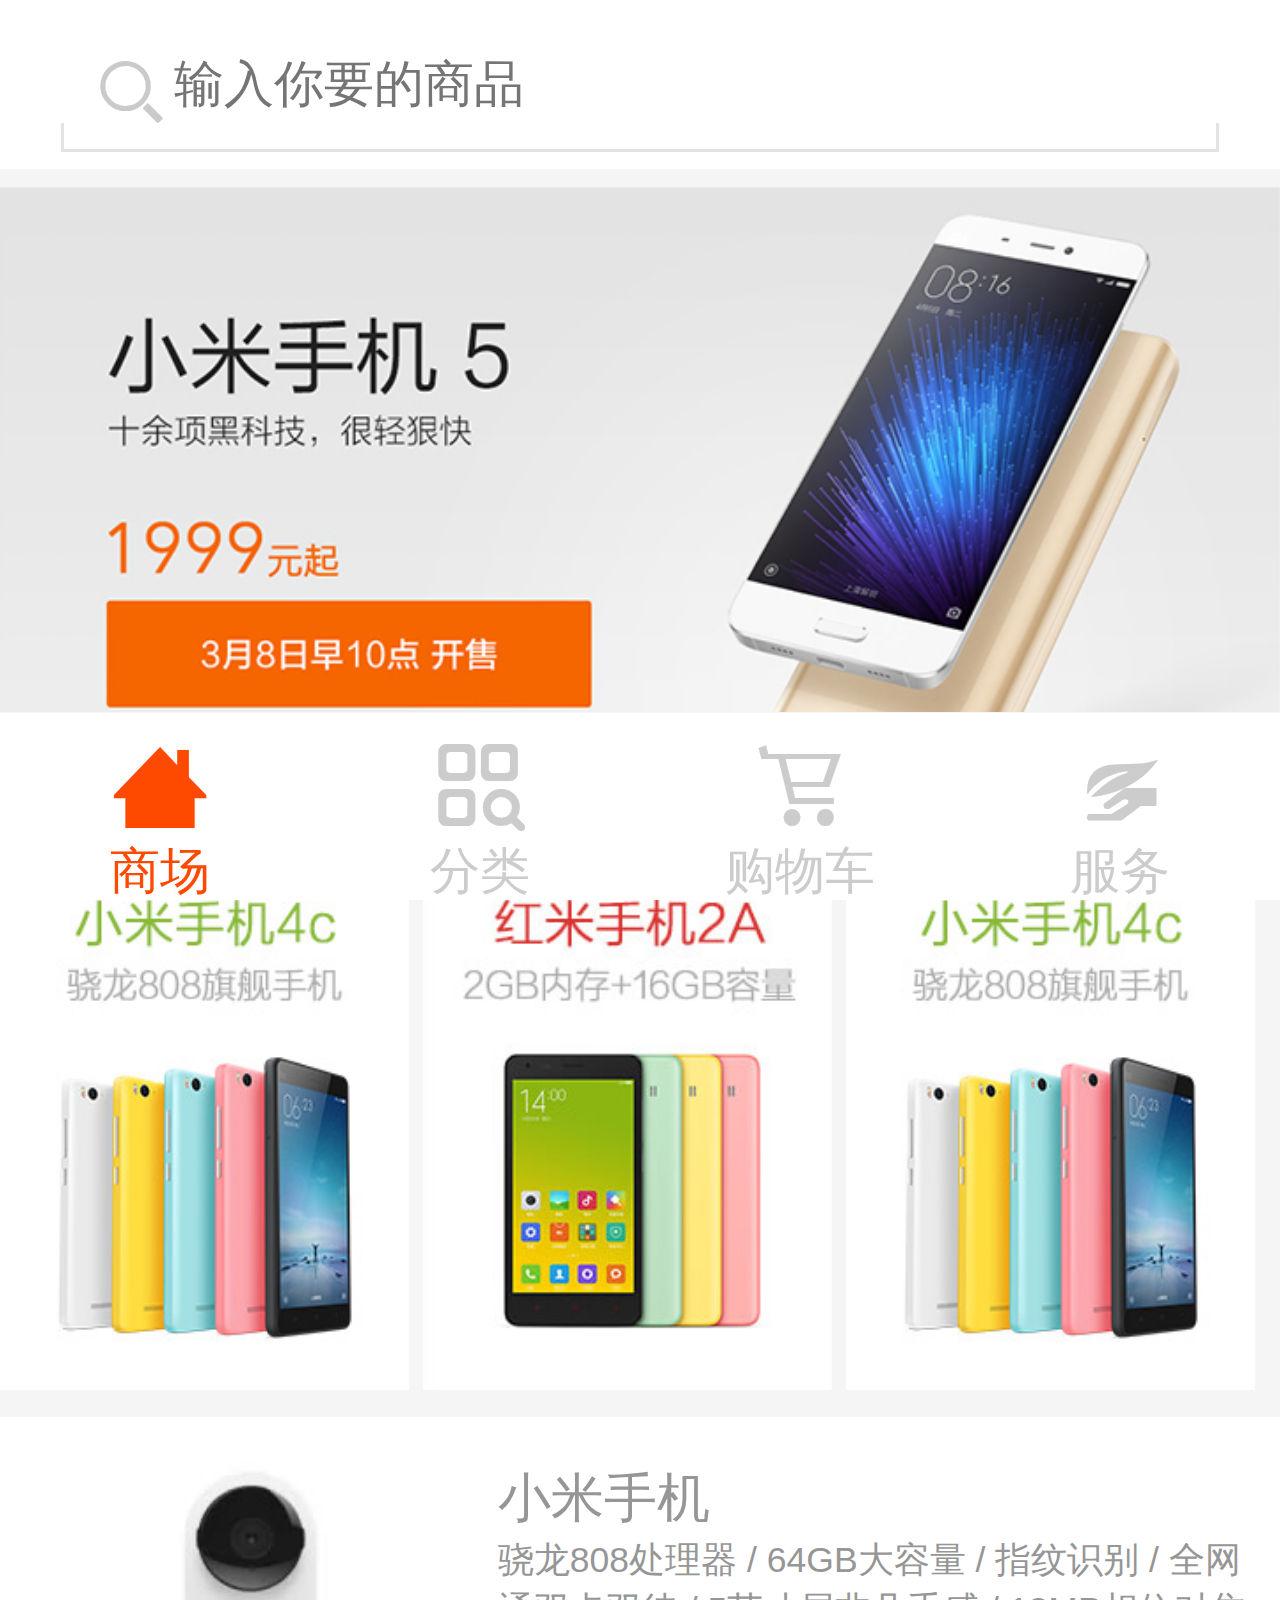
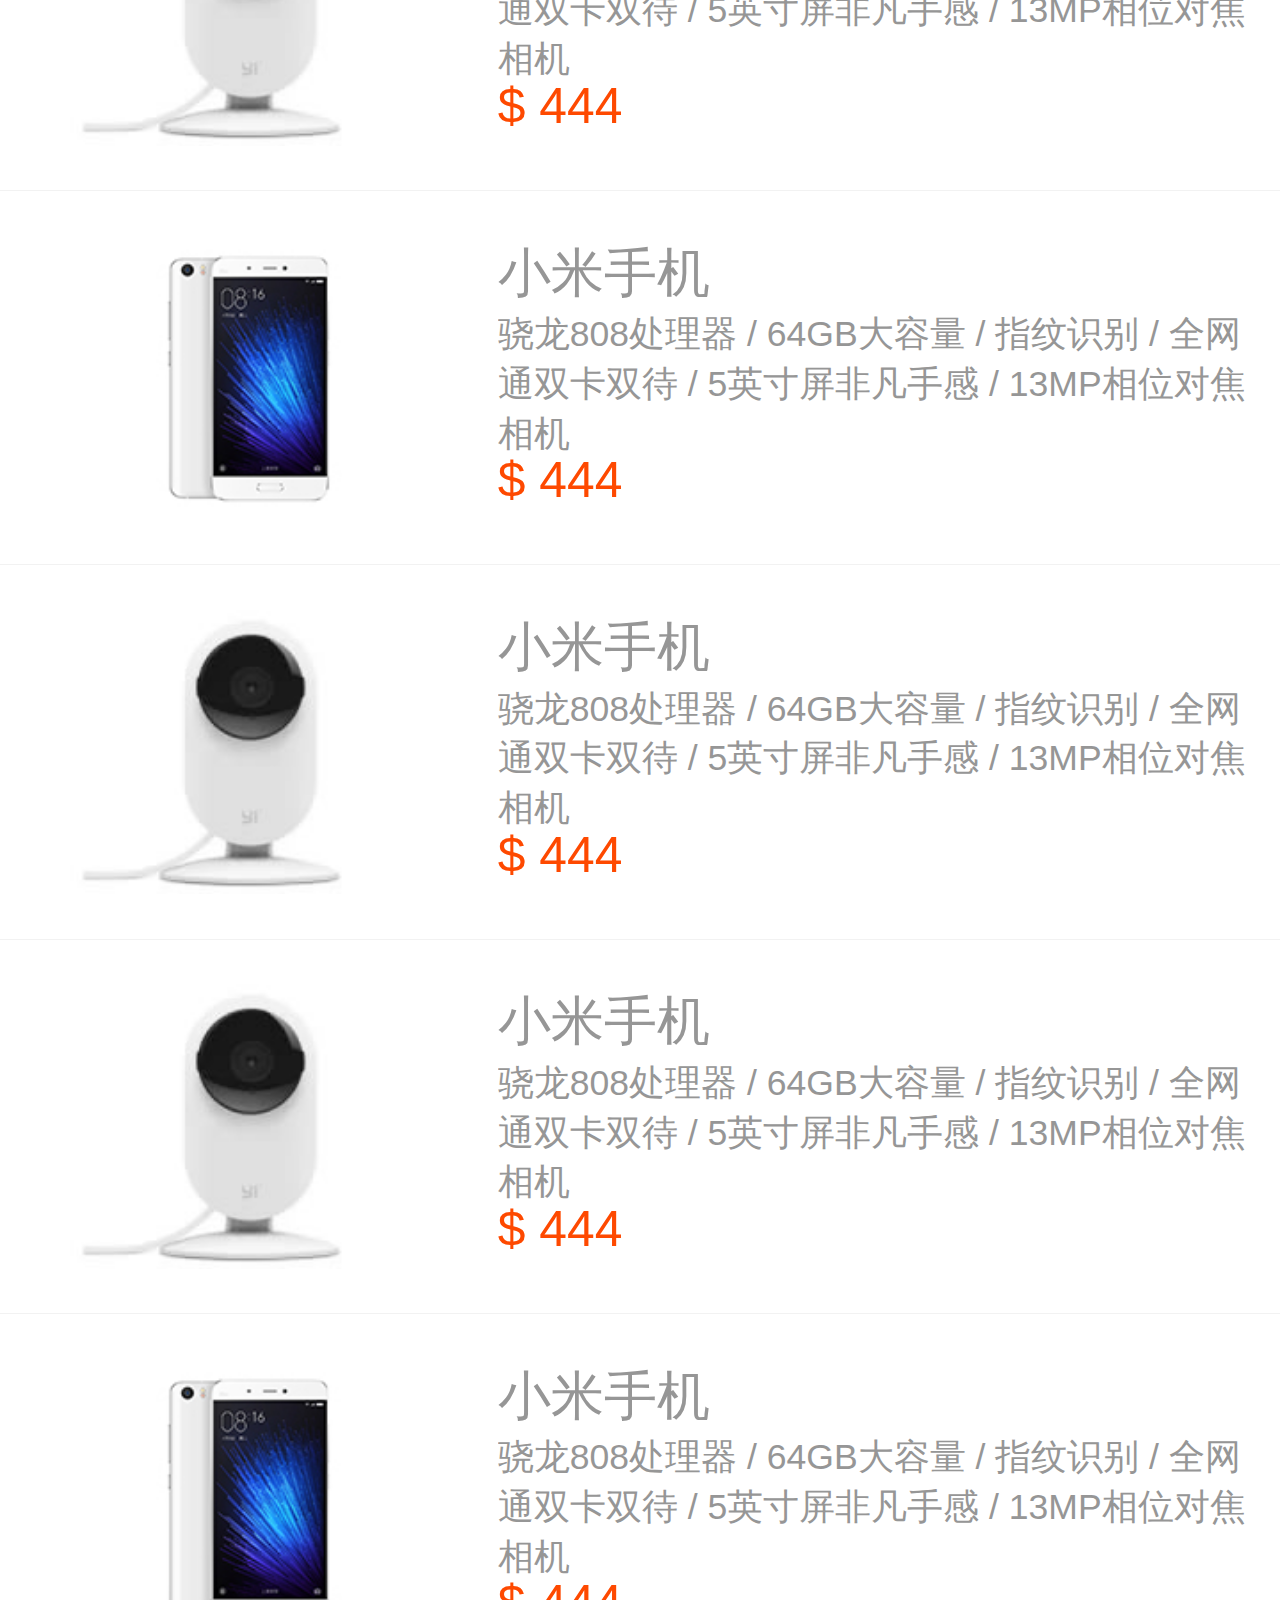
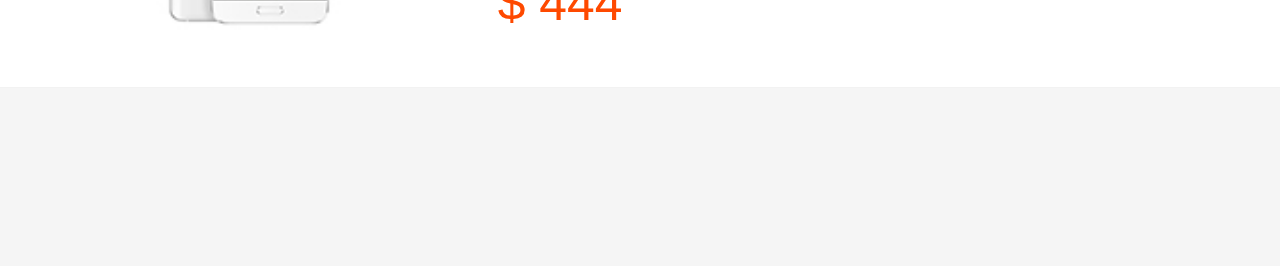
<file: index.html>
<!DOCTYPE html>
<html lang="en">
<head>
    <meta charset="UTF-8">
    <meta content="width=device-width,initial-scale=1.0,maximum-scale=1.0,user-scalable=no" name="viewport">
    <meta content="yes" name="apple-mobile-web-app-capable">
    <meta content="black" name="apple-mobile-web-app-status-bar-style">
    <meta content="telephone=no" name="format-detection">
    <meta content="email=no" name="format-detection">
    <link rel="stylesheet" href="asset/css/index/swiper.min.min.css">
    <link rel="stylesheet" href="asset/css/index/font.min.css">
    <link rel="stylesheet" href="asset/css/index/index.min.css">
    <script src="asset/js/lib/zepto.min.js"></script>
    <script src="asset/js/lib/touch.js"></script>
    <script src="asset/js/lib/jquery.min.js"></script>
    <script src="asset/js/lib/swiper.min.js"></script>
    <script src="asset/js/main.js"></script>
    <title>首页</title>
</head>
<body>
<!--头部搜索开始-->
<div class="index_contain">
<header>
    <div class="index_search">
        <i class="icon iconfont">&#xe615;</i>
        <input type="text" placeholder="输入你要的商品"/>
    </div>
    <div class="index_search_bottom"></div>
</header>
<!--头部搜索结束-->
    <!-- Swiper开始-->
  <div class="banner">
    <div class="swiper-container">
        <div class="swiper-wrapper">
            <div class="swiper-slide">
                <a href="#">
                    <img src="asset/images/index/banner.jpg" alt="">
                </a>
            </div>
            <div class="swiper-slide">
                <a href="#">
                    <img src="asset/images/index/banner.jpg" alt="">
                </a>
            </div>
            <div class="swiper-slide">
                <a href="#">
                    <img src="asset/images/index/banner.jpg" alt="">
                </a>
            </div>
            <div class="swiper-slide">
                <a href="#">
                    <img src="asset/images/index/banner.jpg" alt="">
                </a>
            </div>
            <div class="swiper-slide">
                <a href="#">
                    <img src="asset/images/index/banner.jpg" alt="">
                </a>
            </div>
            <div class="swiper-slide">
                <a href="#">
                    <img src="asset/images/index/banner.jpg" alt="">
                </a>
            </div>
            <div class="swiper-slide">
                <a href="#">
                    <img src="asset/images/index/banner.jpg" alt="">
                </a>
            </div>
            <div class="swiper-slide">
                <a href="#">
                    <img src="asset/images/index/banner.jpg" alt="">
                </a>
            </div>
        </div>
        <!-- Add Pagination -->
        <div class="swiper-pagination"></div>
    </div>
  </div>
    <!-- Swiper结束-->
<!--商品水平展示开始-->
<div class="index_goods_scroll">
    <ul>
        <li>
            <a href="javascript:void(0);">
                <img src="asset/images/index/1.jpg" alt="小米手机5">
            </a>
        </li>
        <li>
            <a href="javascript:void(0);">
                <img src="asset/images/index/2.jpg" alt="小米2A">
            </a>
        </li>
        <li>
            <a href="javascript:void(0);">
                <img src="asset/images/index/3.jpg" alt="小米4G">
            </a>
        </li>
    </ul>
</div>
<!--商品数值展示结束-->
<div class="index_goods_list">
    <ul>
        <li>
            <a href="#">
                <dl>
                    <dt>
                        <img src="asset/images/index/5k.jpg" alt="">
                    </dt>
                    <dd class="name">
                        小米手机
                    </dd>
                    <dd class="defo">
                        骁龙808处理器 / 64GB大容量 / 指纹识别 / 全网通双卡双待 / 5英寸屏非凡手感 / 13MP相位对焦相机
                    </dd>
                    <dd class="price">
                        <em>$</em>
                        <span>444</span>
                    </dd>
                </dl>
            </a>
        </li>
        <li>
            <a href="#">
                <dl>
                    <dt>
                        <img src="asset/images/index/4k.jpg" alt="">
                    </dt>
                    <dd class="name">
                        小米手机
                    </dd>
                    <dd class="defo">
                        骁龙808处理器 / 64GB大容量 / 指纹识别 / 全网通双卡双待 / 5英寸屏非凡手感 / 13MP相位对焦相机
                    </dd>
                    <dd class="price">
                        <em>$</em>
                        <span>444</span>
                    </dd>
                </dl>
            </a>
        </li>
        <li>
            <a href="#">
                <dl>
                    <dt>
                        <img src="asset/images/index/5k.jpg" alt="">
                    </dt>
                    <dd class="name">
                        小米手机
                    </dd>
                    <dd class="defo">
                        骁龙808处理器 / 64GB大容量 / 指纹识别 / 全网通双卡双待 / 5英寸屏非凡手感 / 13MP相位对焦相机
                    </dd>
                    <dd class="price">
                        <em>$</em>
                        <span>444</span>
                    </dd>
                </dl>
            </a>
        </li>
        <li>
            <a href="#">
                <dl>
                    <dt>
                        <img src="asset/images/index/5k.jpg" alt="">
                    </dt>
                    <dd class="name">
                        小米手机
                    </dd>
                    <dd class="defo">
                        骁龙808处理器 / 64GB大容量 / 指纹识别 / 全网通双卡双待 / 5英寸屏非凡手感 / 13MP相位对焦相机
                    </dd>
                    <dd class="price">
                        <em>$</em>
                        <span>444</span>
                    </dd>
                </dl>
            </a>
        </li>
        <li>
            <a href="#">
                <dl>
                    <dt>
                        <img src="asset/images/index/4k.jpg" alt="">
                    </dt>
                    <dd class="name">
                        小米手机
                    </dd>
                    <dd class="defo">
                        骁龙808处理器 / 64GB大容量 / 指纹识别 / 全网通双卡双待 / 5英寸屏非凡手感 / 13MP相位对焦相机
                    </dd>
                    <dd class="price">
                        <em>$</em>
                        <span>444</span>
                    </dd>
                </dl>
            </a>
        </li>
    </ul>
</div>
</div>
<footer>
    <ul>
        <li>
            <a href="#"class="on">
                <i class="icon iconfont">&#xe601;</i>
                <p>商场</p>
            </a>
        </li>
        <li>
            <a href="#">
                <i class="icon iconfont">&#xe612;</i>
                <p>分类</p>
            </a>
        </li>
        <li>
            <a href="#">
                <i class="icon iconfont">&#xe641;</i>
                <p>购物车</p>
            </a>
        </li>
        <li>
            <a href="#">
                <i class="icon iconfont">&#xe606;</i>
                <p>服务</p>
            </a>
        </li>
    </ul>
</footer>
</body>
<script>

    $(function(){
        var swiper = new Swiper('.swiper-container', {
            pagination: '.swiper-pagination',
            paginationClickable: true,
            autoplay: 2500,
            paginationClickable: true,
            spaceBetween: 30
        });
        $(".swiper-slide").css({"width":"100%"});
        $("footer li").on("tap",function(){
           var $t_index= $(this).index();
              $(this).find("a").addClass("on")
             $(this).siblings().find("a").removeClass("on");
        });
    });
</script>
</html>
</file>
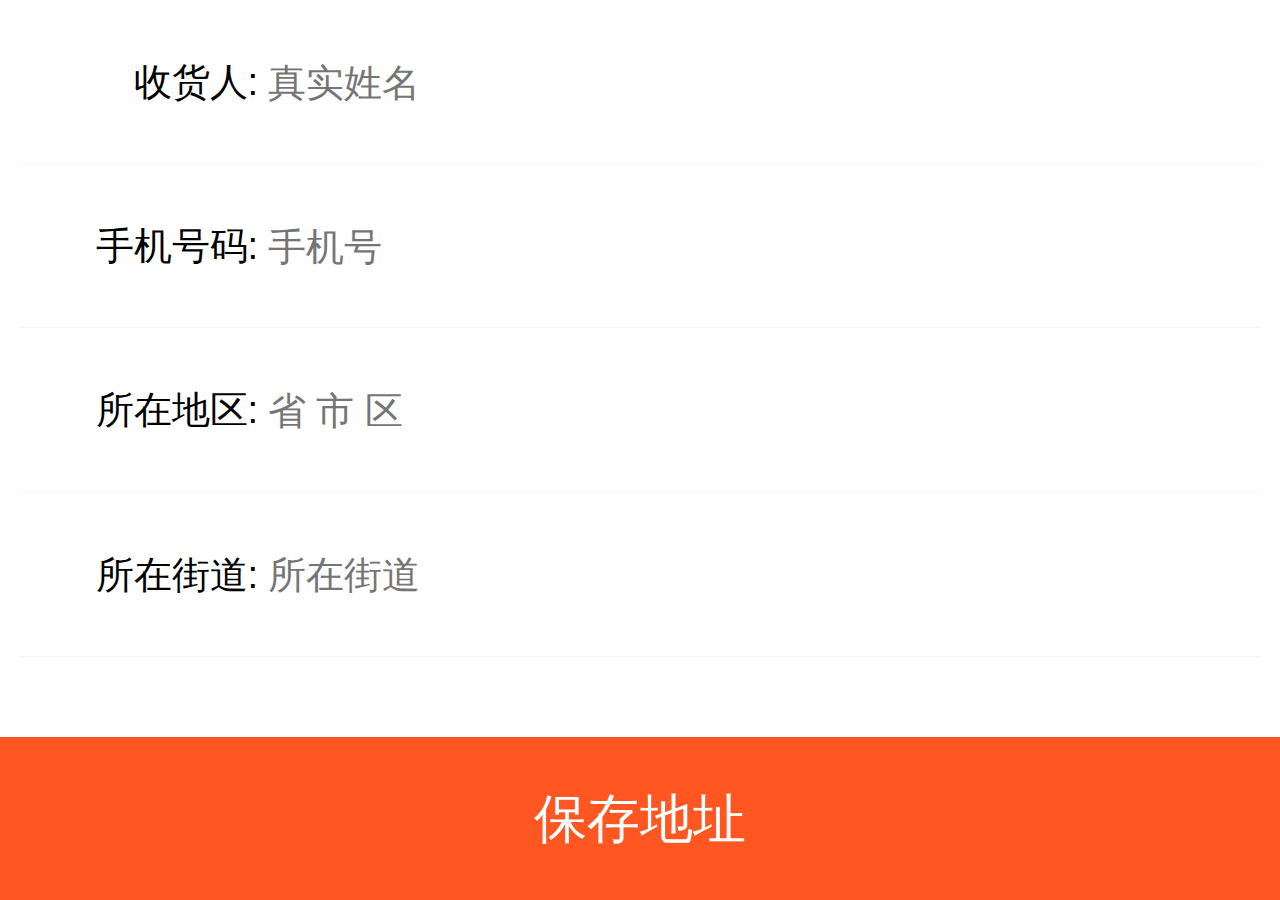
<file: address.html>
<!DOCTYPE html>
<html lang="en">
<head>
    <meta charset="UTF-8">
    <meta content="width=device-width,initial-scale=1.0,maximum-scale=1.0,user-scalable=no" name="viewport">
    <meta content="yes" name="apple-mobile-web-app-capable">
    <meta content="black" name="apple-mobile-web-app-status-bar-style">
    <meta content="telephone=no" name="format-detection">
    <meta content="email=no" name="format-detection">
    <link rel="stylesheet" href="asset/css/address/address.css">
    <script src="asset/js/lib/jquery.min.js"></script>
    <script src="asset/js/main.js"></script>
    <title>新增地址</title>
</head>
<body>
  <div class="add_address">
      <ul>
          <li>
              <label>收货人:</label>
              <div>
                  <input type="text" placeholder="真实姓名">
              </div>
          </li>
          <li>
              <label>手机号码:</label>
              <div>
                 <input type="text" placeholder="手机号">
              </div>
          </li>
          <li>
              <label>所在地区:</label>
              <div>
                  <input type="text" placeholder="省 市 区">
              </div>
          </li>
          <li>
              <label>所在街道:</label>
              <div>
                  <input type="text" placeholder="所在街道">
              </div>
          </li>
      </ul>
  </div>
<button class="saveaddress">保存地址</button>
</body>
<script>

    $(function(){


    });
</script>
</html>
</file>
<file: asset/css/address/address.css>
*{  margin:0px;
    padding:0px;
;}
html,body{
     font-size: 27px;
     background: #f5f5f6;
    font-family: sans-serif;
     width: 100%;
    background-color: #fff;
}
.add_address{
     padding:0px .38rem;
}
.add_address ul li{
     width: 100%;
    display:-webkit-box; /*设置为盒布局*/
    -webkit-box-orient:horizontal; /*方向*/
    height: 3.4rem;
    line-height: 3.4rem;
    border-bottom: 1px solid #f6f6f6;
}
.add_address ul li label{
    width:5rem;
    font-size: .8rem;
     text-align: right;
    display: block;
    ;
}
.add_address ul li div{
    -webkit-box-flex: 1;
    width:100%;
    box-sizing: border-box;
}
.add_address ul li input{
    height: 1.4rem;
    line-height: 1.4rem;
    font-size: .8rem;
    vertical-align: middle;
    width: 100%;
    padding-left:.2rem;
    box-sizing: border-box;
    border:none;
}
button.saveaddress{
    background-color:#ff5622;
    color:#fff;
    text-align: center;
    line-height: 3.4rem;
    position: fixed;
    left: 0rem;
    bottom: 0rem;
    width: 100%;
    border: none;
    font-size: 1.1rem;
}
</file>
<file: asset/css/index/font.min.css>
@font-face{font-family:iconfont;src:url(../../font/iconfont.eot);src:url(../../font/iconfont.eot?#iefix) format("embedded-opentype"),url(../../font/iconfont.woff) format("woff"),url(../../font/iconfont.ttf) format("truetype"),url(../../font/iconfont.svg#iconfont) format("svg")}.iconfont{font-family:iconfont!important;font-size:16px;font-style:normal;-webkit-font-smoothing:antialiased;-webkit-text-stroke-width:.2px;-moz-osx-font-smoothing:grayscale}
</file>
<file: asset/css/index/index.min.css>
@charset "UTF-8";a,del,ins{text-decoration:none}html,legend{color:#000}body,html{width:100%}a,header .index_search :focus{outline:0}html{background:#f5f5f6;font-family:sans-serif;font-size:27px;max-width:100%}blockquote,body,button,code,dd,div,dl,dt,fieldset,figcaption,figure,form,h1,h2,h3,h4,h5,h6,input,legend,li,ol,p,pre,strong,td,textarea,th,ul{padding:0;margin:0;font-family:sans-serif}body{background:#f5f5f5}button,input{border:none}table{border-collapse:collapse;border-spacing:0}fieldset,img{border:0}a{color:#00c}address,caption,cite,code,dfn,em,optgroup,strong,th,var{font-style:inherit;font-weight:inherit}li{list-style:none}caption,th{text-align:left}b,h1,h2,h3,h4,h5,h6{font-size:100%;font-weight:400}q:after,q:before{content:''}abbr,acronym{border:0;font-variant:normal}sub,sup{vertical-align:baseline}i{font-style:normal}button,input,optgroup,option,select,textarea{appearance:none}article,aside,dialog,figure,footer,header,menu,nav,section{display:block}*{-webkit-tap-highlight-color:transparent}.clearfix:after{content:"\200B";display:block;height:0;clear:both}.textOverflow{overflow:hidden;text-overflow:ellipsis;white-space:nowrap}.index_contain{width:100%;overflow:hidden}header{padding-top:.55556rem;height:2.96296rem;background-color:#FFF}header .index_search{height:1.62963rem;position:relative;width:85%;margin:0 auto;padding-top:.37037rem}header .index_search i{color:#CACACA;position:absolute;top:.44444rem;left:0;font-size:1.48148rem}header .index_search input{height:1.62963rem;line-height:1.62963rem;width:100%;padding-left:1.62963rem;font-size:1.03704rem;color:#CACACA;box-sizing:border-box}header .index_search_bottom{border:.07407rem solid #E3E3E3;border-top:none;width:90%;height:.55556rem;margin:0 auto}.swiper-container,.swiper-slide a img{height:13.33333rem;width:100%}.banner{margin:.37037rem 0}.swiper-slide{text-align:center;font-size:18px;background:#fff;display:-webkit-box;display:-ms-flexbox;display:-webkit-flex;display:flex;-webkit-box-pack:center;-ms-flex-pack:center;-webkit-justify-content:center;justify-content:center;-webkit-box-align:center;-ms-flex-align:center;-webkit-align-items:center;align-items:center}.swiper-slide a{width:100%}.swiper-slide a img{display:block}.swiper-pagination-bullet{opacity:.6;box-shadow:0 0 1px #ccc;background-color:#FFF}.swiper-pagination-bullet-active{border-color:#999;background-color:#ccc}.index_goods_scroll{width:100%;margin-bottom:.55556rem}.index_goods_scroll ul{font-size:0}.index_goods_scroll ul li{display:inline-block;margin-right:.2963rem}.index_goods_scroll ul li img{width:8.51852rem;height:11.37037rem}.index_goods_scroll ul li:last-child{margin-right:0}.index_goods_list{background:#FFF;margin-bottom:3.7037rem}.index_goods_list ul li{width:100%;height:5.92593rem;border-bottom:1px solid #F2F2F2;padding:.92593rem 0;overflow:hidden}.index_goods_list ul li a{display:block}.index_goods_list ul li a dl{display:-webkit-box;font-size:0}.index_goods_list ul li a dl dt{-webkit-box-flex:10.37037rem;width:10.37037rem;height:5.92593rem}.index_goods_list ul li a dl dt img{height:100%;width:100%}.index_goods_list ul li a dl dd{font-size:.74074rem;line-height:1.16667rem;display:inline-block;width:16.2963rem;box-sizing:border-box;color:#969696;padding-right:.55556rem}.index_goods_list ul li a dl .name{line-height:1.55556rem;height:1.55556rem;font-size:1.11111rem}.index_goods_list ul li a dl .defo{line-height:1.03704rem;max-height:2.96296rem;overflow:hidden}.index_goods_list ul li a dl .price{color:#FE4900;font-size:1.03704rem}footer{border-top:1px solid #f6f6f6;position:fixed;bottom:0;left:0;width:100%;height:3.7037rem;padding-top:.18519rem;background-color:#FFF;z-index:9999999}footer ul{width:100%;display:-webkit-box;box-align:center;-webkit-box-align:center;box-pack:center;-webkit-box-pack:center}footer ul li{-webkit-box-flex:1;box-flex:1;width:100%;text-align:center;margin-top:.18519rem}footer ul li a{display:block;height:100%;color:#ccc}footer ul li a i{width:2.22222rem;height:2.22222rem;display:block;margin:0 auto;overflow:hidden;font-size:1.48148rem}footer ul li a p{font-size:1.03704rem}footer ul li .on,footer ul li a .on{color:#FE4900}.iconfont{font-size:1.85185rem}
</file>
